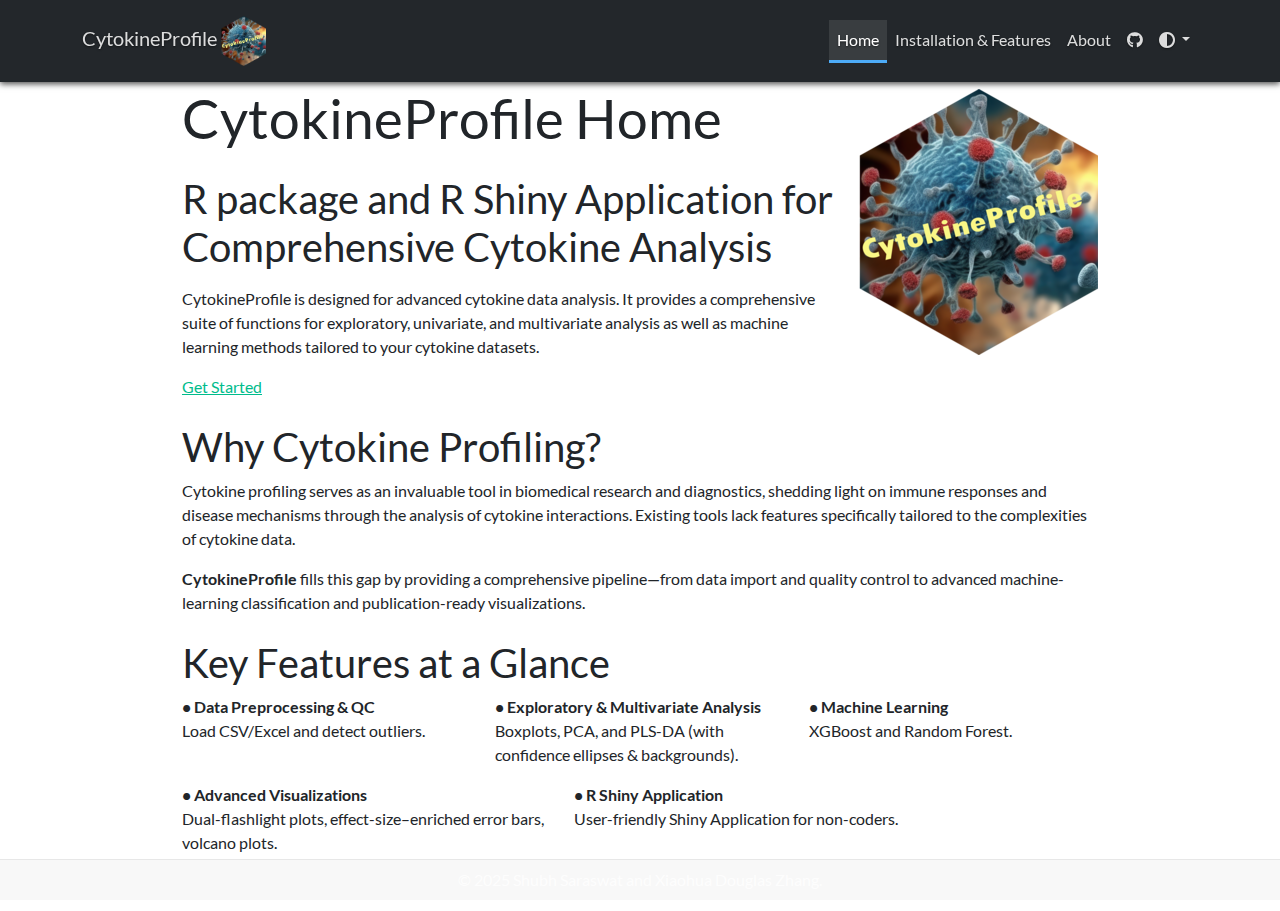
<file: docs/index.html>
<!DOCTYPE html>

<html>

<head>

<meta charset="utf-8" />
<meta name="generator" content="pandoc" />
<meta http-equiv="X-UA-Compatible" content="IE=EDGE" />




<title>CytokineProfile Home</title>

<script src="site_libs/header-attrs-2.29/header-attrs.js"></script>
<script src="site_libs/jquery-3.6.0/jquery-3.6.0.min.js"></script>
<meta name="viewport" content="width=device-width, initial-scale=1, shrink-to-fit=no" />
<link href="site_libs/bootstrap-5.3.1/bootstrap.min.css" rel="stylesheet" />
<script src="site_libs/bootstrap-5.3.1/bootstrap.bundle.min.js"></script>
<script src="site_libs/bs3compat-0.9.0/transition.js"></script>
<script src="site_libs/bs3compat-0.9.0/tabs.js"></script>
<script src="site_libs/bs3compat-0.9.0/bs3compat.js"></script>
<script src="site_libs/navigation-1.1/tabsets.js"></script>
<link href="site_libs/font-awesome-6.5.2/css/all.min.css" rel="stylesheet" />
<link href="site_libs/font-awesome-6.5.2/css/v4-shims.min.css" rel="stylesheet" />
<link rel="stylesheet" href="https://cdnjs.cloudflare.com/ajax/libs/font-awesome/6.4.0/css/all.min.css"
    crossorigin="anonymous" />
<link rel="CytoProfile Icon" href="logo.png" />

<style type="text/css">
  code{white-space: pre-wrap;}
  span.smallcaps{font-variant: small-caps;}
  span.underline{text-decoration: underline;}
  div.column{display: inline-block; vertical-align: top; width: 50%;}
  div.hanging-indent{margin-left: 1.5em; text-indent: -1.5em;}
  ul.task-list{list-style: none;}
    </style>










<style type = "text/css">
.main-container {
  max-width: 940px;
  margin-left: auto;
  margin-right: auto;
}
img {
  max-width:100%;
}
.tabbed-pane {
  padding-top: 12px;
}
.html-widget {
  margin-bottom: 20px;
}
button.code-folding-btn:focus {
  outline: none;
}
summary {
  display: list-item;
}
details > summary > p:only-child {
  display: inline;
}
pre code {
  padding: 0;
}
</style>


<style type="text/css">
.dropdown-submenu {
  position: relative;
}
.dropdown-submenu>.dropdown-menu {
  top: 0;
  left: 100%;
  margin-top: -6px;
  margin-left: -1px;
  border-radius: 0 6px 6px 6px;
}
.dropdown-submenu:hover>.dropdown-menu {
  display: block;
}
.dropdown-submenu>a:after {
  display: block;
  content: " ";
  float: right;
  width: 0;
  height: 0;
  border-color: transparent;
  border-style: solid;
  border-width: 5px 0 5px 5px;
  border-left-color: #cccccc;
  margin-top: 5px;
  margin-right: -10px;
}
.dropdown-submenu:hover>a:after {
  border-left-color: #adb5bd;
}
.dropdown-submenu.pull-left {
  float: none;
}
.dropdown-submenu.pull-left>.dropdown-menu {
  left: -100%;
  margin-left: 10px;
  border-radius: 6px 0 6px 6px;
}
</style>

<script type="text/javascript">
// manage active state of menu based on current page
$(document).ready(function () {
  // active menu anchor
  href = window.location.pathname
  href = href.substr(href.lastIndexOf('/') + 1)
  if (href === "")
    href = "index.html";
  var menuAnchor = $('a[href="' + href + '"]');

  // mark the anchor link active (and if it's in a dropdown, also mark that active)
  var dropdown = menuAnchor.closest('li.dropdown');
  if (window.bootstrap) { // Bootstrap 4+
    menuAnchor.addClass('active');
    dropdown.find('> .dropdown-toggle').addClass('active');
  } else { // Bootstrap 3
    menuAnchor.parent().addClass('active');
    dropdown.addClass('active');
  }

  // Navbar adjustments
  var navHeight = $(".navbar").first().height() + 15;
  var style = document.createElement('style');
  var pt = "padding-top: " + navHeight + "px; ";
  var mt = "margin-top: -" + navHeight + "px; ";
  var css = "";
  // offset scroll position for anchor links (for fixed navbar)
  for (var i = 1; i <= 6; i++) {
    css += ".section h" + i + "{ " + pt + mt + "}\n";
  }
  style.innerHTML = "body {" + pt + "padding-bottom: 40px; }\n" + css;
  document.head.appendChild(style);
});
</script>

<!-- tabsets -->

<style type="text/css">
.tabset-dropdown > .nav-tabs {
  display: inline-table;
  max-height: 500px;
  min-height: 44px;
  overflow-y: auto;
  border: 1px solid #ddd;
  border-radius: 4px;
}

.tabset-dropdown > .nav-tabs > li.active:before, .tabset-dropdown > .nav-tabs.nav-tabs-open:before {
  content: "\e259";
  font-family: 'Glyphicons Halflings';
  display: inline-block;
  padding: 10px;
  border-right: 1px solid #ddd;
}

.tabset-dropdown > .nav-tabs.nav-tabs-open > li.active:before {
  content: "\e258";
  font-family: 'Glyphicons Halflings';
  border: none;
}

.tabset-dropdown > .nav-tabs > li.active {
  display: block;
}

.tabset-dropdown > .nav-tabs > li > a,
.tabset-dropdown > .nav-tabs > li > a:focus,
.tabset-dropdown > .nav-tabs > li > a:hover {
  border: none;
  display: inline-block;
  border-radius: 4px;
  background-color: transparent;
}

.tabset-dropdown > .nav-tabs.nav-tabs-open > li {
  display: block;
  float: none;
}

.tabset-dropdown > .nav-tabs > li {
  display: none;
}
</style>

<!-- code folding -->




</head>

<body>


<div class="container-fluid main-container">




<div class="navbar navbar-default  navbar-fixed-top" role="navigation">
  <div class="container">
    <div class="navbar-header">
      <button type="button" class="navbar-toggle collapsed" data-toggle="collapse" data-bs-toggle="collapse" data-target="#navbar" data-bs-target="#navbar">
        <span class="icon-bar"></span>
        <span class="icon-bar"></span>
        <span class="icon-bar"></span>
      </button>
      <a class="navbar-brand" href="index.html">CytokineProfile <img src='logo.png' alt='Logo' style='height:50px; vertical-align:middle; margin-right:5px;'></a>
    </div>
    <div id="navbar" class="navbar-collapse collapse">
      <ul class="nav navbar-nav">
        
      </ul>
      <ul class="nav navbar-nav navbar-right">
        <li>
  <a href="index.html">Home</a>
</li>
<li>
  <a href="applications.html">Installation &amp; Features</a>
</li>
<li>
  <a href="about.html">About</a>
</li>
<li>
  <a href="https://github.com/saraswatsh/CytoProfile">
    <span class="fa fa-github"></span>
     
  </a>
</li>
      </ul>
    </div><!--/.nav-collapse -->
  </div><!--/.container -->
</div><!--/.navbar -->

<div id="header">



<h1 class="title toc-ignore">CytokineProfile Home</h1>

</div>


<div
id="r-package-and-r-shiny-application-for-comprehensive-cytokine-analysis"
class="section level2">
<h2>R package and R Shiny Application for Comprehensive Cytokine
Analysis</h2>
<p><a href="https://cytokineprofile.org/" class="hero-logo-link">
<img class="hero-logo" src="logo.png" alt="CytokineProfile website">
</a></p>
<p>CytokineProfile is designed for advanced cytokine data analysis. It
provides a comprehensive suite of functions for exploratory, univariate,
and multivariate analysis as well as machine learning methods tailored
to your cytokine datasets.</p>
<p><a href="applications.html">Get Started</a></p>
</div>
<div id="why-cytokine-profiling" class="section level2">
<h2>Why Cytokine Profiling?</h2>
<p>Cytokine profiling serves as an invaluable tool in biomedical
research and diagnostics, shedding light on immune responses and disease
mechanisms through the analysis of cytokine interactions. Existing tools
lack features specifically tailored to the complexities of cytokine
data.</p>
<p><strong>CytokineProfile</strong> fills this gap by providing a
comprehensive pipeline—from data import and quality control to advanced
machine-learning classification and publication-ready
visualizations.</p>
</div>
<div id="key-features-at-a-glance" class="section level2">
<h2>Key Features at a Glance</h2>
<div class="row">
<div class="col-md-4">
<p><strong>• Data Preprocessing &amp; QC</strong><br />
Load CSV/Excel and detect outliers.</p>
</div>
<div class="col-md-4">
<p><strong>• Exploratory &amp; Multivariate Analysis</strong><br />
Boxplots, PCA, and PLS-DA (with confidence ellipses &amp;
backgrounds).</p>
</div>
<div class="col-md-4">
<p><strong>• Machine Learning</strong><br />
XGBoost and Random Forest.</p>
</div>
<div class="col-md-5">
<p><strong>• Advanced Visualizations</strong><br />
Dual-flashlight plots, effect-size–enriched error bars, volcano
plots.</p>
</div>
<div class="col-md-5">
<p><strong>• R Shiny Application</strong><br />
User-friendly Shiny Application for non-coders.</p>
</div>
</div>
</div>

<footer id="site-footer" class="navbar-fixed-bottom">
    <div class="container text-center navbar-text">
        &copy; 2025 Shubh Saraswat and Xiaohua Douglas Zhang.
    </div>
</footer>
<script>
    ;(function(){
  const footer = document.getElementById('site-footer');

    function checkScroll() {
    // how close to the bottom? 20px tolerance
    const threshold = 20;
    const scrolled = window.scrollY + window.innerHeight;
    const atBottom = (document.documentElement.scrollHeight - scrolled) < threshold;

    footer.classList.toggle('visible', atBottom);
  }

    // run on scroll and on load (in case the page is already short)
    window.addEventListener('scroll', checkScroll, {passive: true });
    window.addEventListener('resize', checkScroll);
    document.addEventListener('DOMContentLoaded', checkScroll);
})();
</script>
<script src="js/theme-toggler.js"></script>
<script src="js/copy-code.js"></script>



</div>

<script>

// add bootstrap table styles to pandoc tables
function bootstrapStylePandocTables() {
  $('tr.odd').parent('tbody').parent('table').addClass('table table-condensed');
}
$(document).ready(function () {
  bootstrapStylePandocTables();
});


</script>

<!-- tabsets -->

<script>
$(document).ready(function () {
  window.buildTabsets("TOC");
});

$(document).ready(function () {
  $('.tabset-dropdown > .nav-tabs > li').click(function () {
    $(this).parent().toggleClass('nav-tabs-open');
  });
});
</script>

<!-- code folding -->


<!-- dynamically load mathjax for compatibility with self-contained -->
<script>
  (function () {
    var script = document.createElement("script");
    script.type = "text/javascript";
    script.src  = "https://mathjax.rstudio.com/latest/MathJax.js?config=TeX-AMS-MML_HTMLorMML";
    document.getElementsByTagName("head")[0].appendChild(script);
  })();
</script>

</body>
</html>
</file>
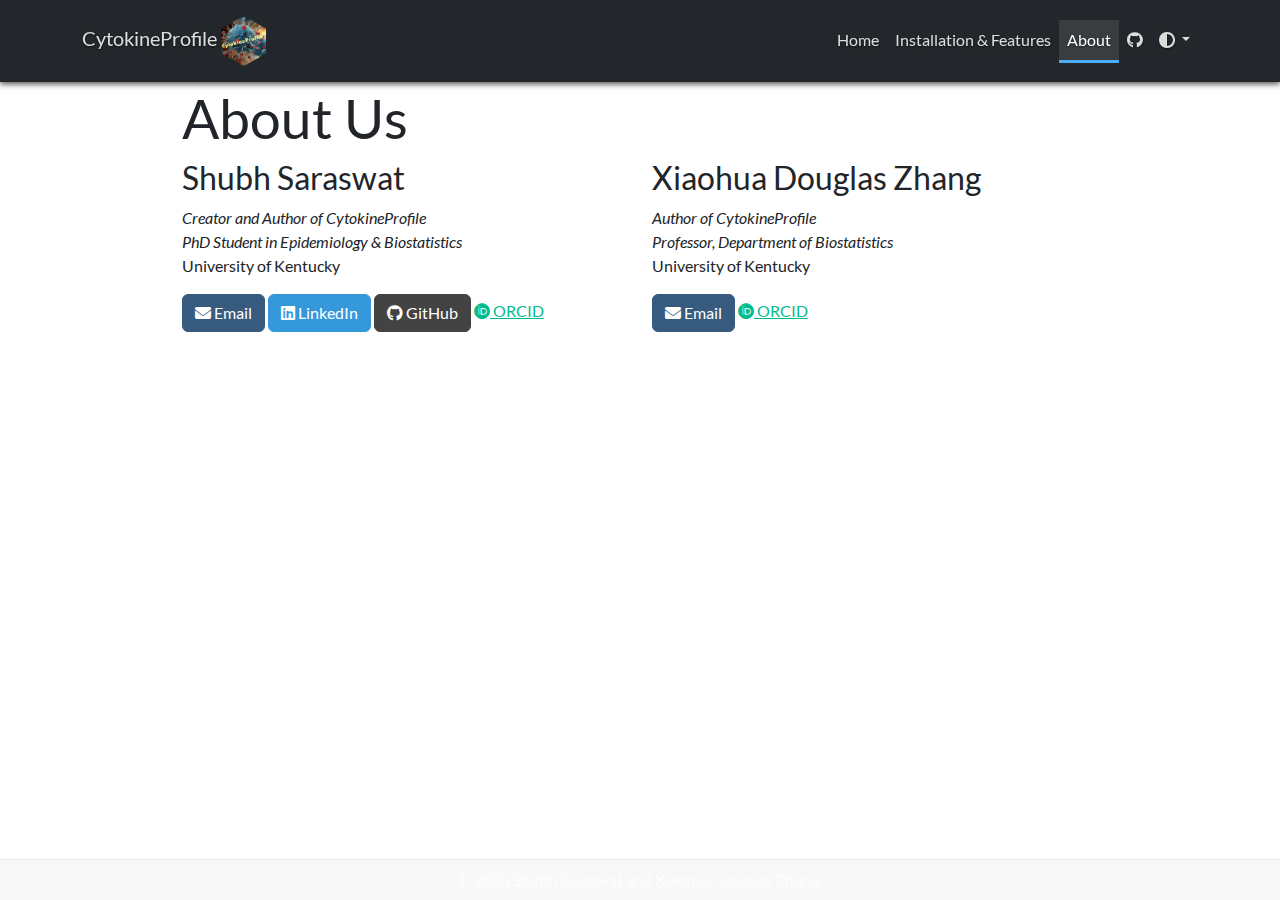
<file: docs/about.html>
<!DOCTYPE html>

<html>

<head>

<meta charset="utf-8" />
<meta name="generator" content="pandoc" />
<meta http-equiv="X-UA-Compatible" content="IE=EDGE" />




<title>About Us</title>

<script src="site_libs/header-attrs-2.29/header-attrs.js"></script>
<script src="site_libs/jquery-3.6.0/jquery-3.6.0.min.js"></script>
<meta name="viewport" content="width=device-width, initial-scale=1, shrink-to-fit=no" />
<link href="site_libs/bootstrap-5.3.1/bootstrap.min.css" rel="stylesheet" />
<script src="site_libs/bootstrap-5.3.1/bootstrap.bundle.min.js"></script>
<script src="site_libs/bs3compat-0.9.0/transition.js"></script>
<script src="site_libs/bs3compat-0.9.0/tabs.js"></script>
<script src="site_libs/bs3compat-0.9.0/bs3compat.js"></script>
<script src="site_libs/navigation-1.1/tabsets.js"></script>
<link href="site_libs/font-awesome-6.5.2/css/all.min.css" rel="stylesheet" />
<link href="site_libs/font-awesome-6.5.2/css/v4-shims.min.css" rel="stylesheet" />
<link rel="stylesheet" href="https://cdnjs.cloudflare.com/ajax/libs/font-awesome/6.4.0/css/all.min.css"
    crossorigin="anonymous" />
<link rel="CytoProfile Icon" href="logo.png" />

<style type="text/css">
  code{white-space: pre-wrap;}
  span.smallcaps{font-variant: small-caps;}
  span.underline{text-decoration: underline;}
  div.column{display: inline-block; vertical-align: top; width: 50%;}
  div.hanging-indent{margin-left: 1.5em; text-indent: -1.5em;}
  ul.task-list{list-style: none;}
    </style>










<style type = "text/css">
.main-container {
  max-width: 940px;
  margin-left: auto;
  margin-right: auto;
}
img {
  max-width:100%;
}
.tabbed-pane {
  padding-top: 12px;
}
.html-widget {
  margin-bottom: 20px;
}
button.code-folding-btn:focus {
  outline: none;
}
summary {
  display: list-item;
}
details > summary > p:only-child {
  display: inline;
}
pre code {
  padding: 0;
}
</style>


<style type="text/css">
.dropdown-submenu {
  position: relative;
}
.dropdown-submenu>.dropdown-menu {
  top: 0;
  left: 100%;
  margin-top: -6px;
  margin-left: -1px;
  border-radius: 0 6px 6px 6px;
}
.dropdown-submenu:hover>.dropdown-menu {
  display: block;
}
.dropdown-submenu>a:after {
  display: block;
  content: " ";
  float: right;
  width: 0;
  height: 0;
  border-color: transparent;
  border-style: solid;
  border-width: 5px 0 5px 5px;
  border-left-color: #cccccc;
  margin-top: 5px;
  margin-right: -10px;
}
.dropdown-submenu:hover>a:after {
  border-left-color: #adb5bd;
}
.dropdown-submenu.pull-left {
  float: none;
}
.dropdown-submenu.pull-left>.dropdown-menu {
  left: -100%;
  margin-left: 10px;
  border-radius: 6px 0 6px 6px;
}
</style>

<script type="text/javascript">
// manage active state of menu based on current page
$(document).ready(function () {
  // active menu anchor
  href = window.location.pathname
  href = href.substr(href.lastIndexOf('/') + 1)
  if (href === "")
    href = "index.html";
  var menuAnchor = $('a[href="' + href + '"]');

  // mark the anchor link active (and if it's in a dropdown, also mark that active)
  var dropdown = menuAnchor.closest('li.dropdown');
  if (window.bootstrap) { // Bootstrap 4+
    menuAnchor.addClass('active');
    dropdown.find('> .dropdown-toggle').addClass('active');
  } else { // Bootstrap 3
    menuAnchor.parent().addClass('active');
    dropdown.addClass('active');
  }

  // Navbar adjustments
  var navHeight = $(".navbar").first().height() + 15;
  var style = document.createElement('style');
  var pt = "padding-top: " + navHeight + "px; ";
  var mt = "margin-top: -" + navHeight + "px; ";
  var css = "";
  // offset scroll position for anchor links (for fixed navbar)
  for (var i = 1; i <= 6; i++) {
    css += ".section h" + i + "{ " + pt + mt + "}\n";
  }
  style.innerHTML = "body {" + pt + "padding-bottom: 40px; }\n" + css;
  document.head.appendChild(style);
});
</script>

<!-- tabsets -->

<style type="text/css">
.tabset-dropdown > .nav-tabs {
  display: inline-table;
  max-height: 500px;
  min-height: 44px;
  overflow-y: auto;
  border: 1px solid #ddd;
  border-radius: 4px;
}

.tabset-dropdown > .nav-tabs > li.active:before, .tabset-dropdown > .nav-tabs.nav-tabs-open:before {
  content: "\e259";
  font-family: 'Glyphicons Halflings';
  display: inline-block;
  padding: 10px;
  border-right: 1px solid #ddd;
}

.tabset-dropdown > .nav-tabs.nav-tabs-open > li.active:before {
  content: "\e258";
  font-family: 'Glyphicons Halflings';
  border: none;
}

.tabset-dropdown > .nav-tabs > li.active {
  display: block;
}

.tabset-dropdown > .nav-tabs > li > a,
.tabset-dropdown > .nav-tabs > li > a:focus,
.tabset-dropdown > .nav-tabs > li > a:hover {
  border: none;
  display: inline-block;
  border-radius: 4px;
  background-color: transparent;
}

.tabset-dropdown > .nav-tabs.nav-tabs-open > li {
  display: block;
  float: none;
}

.tabset-dropdown > .nav-tabs > li {
  display: none;
}
</style>

<!-- code folding -->




</head>

<body>


<div class="container-fluid main-container">




<div class="navbar navbar-default  navbar-fixed-top" role="navigation">
  <div class="container">
    <div class="navbar-header">
      <button type="button" class="navbar-toggle collapsed" data-toggle="collapse" data-bs-toggle="collapse" data-target="#navbar" data-bs-target="#navbar">
        <span class="icon-bar"></span>
        <span class="icon-bar"></span>
        <span class="icon-bar"></span>
      </button>
      <a class="navbar-brand" href="index.html">CytokineProfile <img src='logo.png' alt='Logo' style='height:50px; vertical-align:middle; margin-right:5px;'></a>
    </div>
    <div id="navbar" class="navbar-collapse collapse">
      <ul class="nav navbar-nav">
        
      </ul>
      <ul class="nav navbar-nav navbar-right">
        <li>
  <a href="index.html">Home</a>
</li>
<li>
  <a href="applications.html">Installation &amp; Features</a>
</li>
<li>
  <a href="about.html">About</a>
</li>
<li>
  <a href="https://github.com/saraswatsh/CytoProfile">
    <span class="fa fa-github"></span>
     
  </a>
</li>
      </ul>
    </div><!--/.nav-collapse -->
  </div><!--/.container -->
</div><!--/.navbar -->

<div id="header">



<h1 class="title toc-ignore">About Us</h1>

</div>


<div class="row">
<div id="shubh-saraswat"
class="section level3 col-md-6 panel panel-default">
<h3>Shubh Saraswat</h3>
<p><em>Creator and Author of CytokineProfile</em><br />
<em>PhD Student in Epidemiology &amp; Biostatistics</em><br />
University of Kentucky</p>
<p><a href="mailto:your.email@uky.edu"
class="btn btn-primary"><i class="fa-solid fa-envelope"></i> Email</a>
<a href="https://www.linkedin.com/in/ssaraswat22"
class="btn btn-info"><i class="fa-brands fa-linkedin"></i> LinkedIn</a>
<a href="https://github.com/saraswatsh"
class="btn btn-default"><i class="fa-brands fa-github"></i> GitHub</a>
<a
href="https://orcid.org/0009-0009-2359-1484"><i class="fa-brands fa-orcid"></i>
ORCID</a></p>
</div>
<div id="xiaohua-douglas-zhang"
class="section level3 col-md-6 panel panel-default">
<h3>Xiaohua Douglas Zhang</h3>
<p><em>Author of CytokineProfile</em><br />
<em>Professor, Department of Biostatistics</em><br />
University of Kentucky</p>
<p><a href="mailto:douglas.zhang@uky.edu"
class="btn btn-primary"><i class="fa-solid fa-envelope"></i> Email</a>
<a
href="https://orcid.org/0000-0002-2486-7931"><i class="fa-brands fa-orcid"></i>
ORCID</a></p>
</div>
</div>

<footer id="site-footer" class="navbar-fixed-bottom">
    <div class="container text-center navbar-text">
        &copy; 2025 Shubh Saraswat and Xiaohua Douglas Zhang.
    </div>
</footer>
<script>
    ;(function(){
  const footer = document.getElementById('site-footer');

    function checkScroll() {
    // how close to the bottom? 20px tolerance
    const threshold = 20;
    const scrolled = window.scrollY + window.innerHeight;
    const atBottom = (document.documentElement.scrollHeight - scrolled) < threshold;

    footer.classList.toggle('visible', atBottom);
  }

    // run on scroll and on load (in case the page is already short)
    window.addEventListener('scroll', checkScroll, {passive: true });
    window.addEventListener('resize', checkScroll);
    document.addEventListener('DOMContentLoaded', checkScroll);
})();
</script>
<script src="js/theme-toggler.js"></script>
<script src="js/copy-code.js"></script>



</div>

<script>

// add bootstrap table styles to pandoc tables
function bootstrapStylePandocTables() {
  $('tr.odd').parent('tbody').parent('table').addClass('table table-condensed');
}
$(document).ready(function () {
  bootstrapStylePandocTables();
});


</script>

<!-- tabsets -->

<script>
$(document).ready(function () {
  window.buildTabsets("TOC");
});

$(document).ready(function () {
  $('.tabset-dropdown > .nav-tabs > li').click(function () {
    $(this).parent().toggleClass('nav-tabs-open');
  });
});
</script>

<!-- code folding -->


<!-- dynamically load mathjax for compatibility with self-contained -->
<script>
  (function () {
    var script = document.createElement("script");
    script.type = "text/javascript";
    script.src  = "https://mathjax.rstudio.com/latest/MathJax.js?config=TeX-AMS-MML_HTMLorMML";
    document.getElementsByTagName("head")[0].appendChild(script);
  })();
</script>

</body>
</html>
</file>
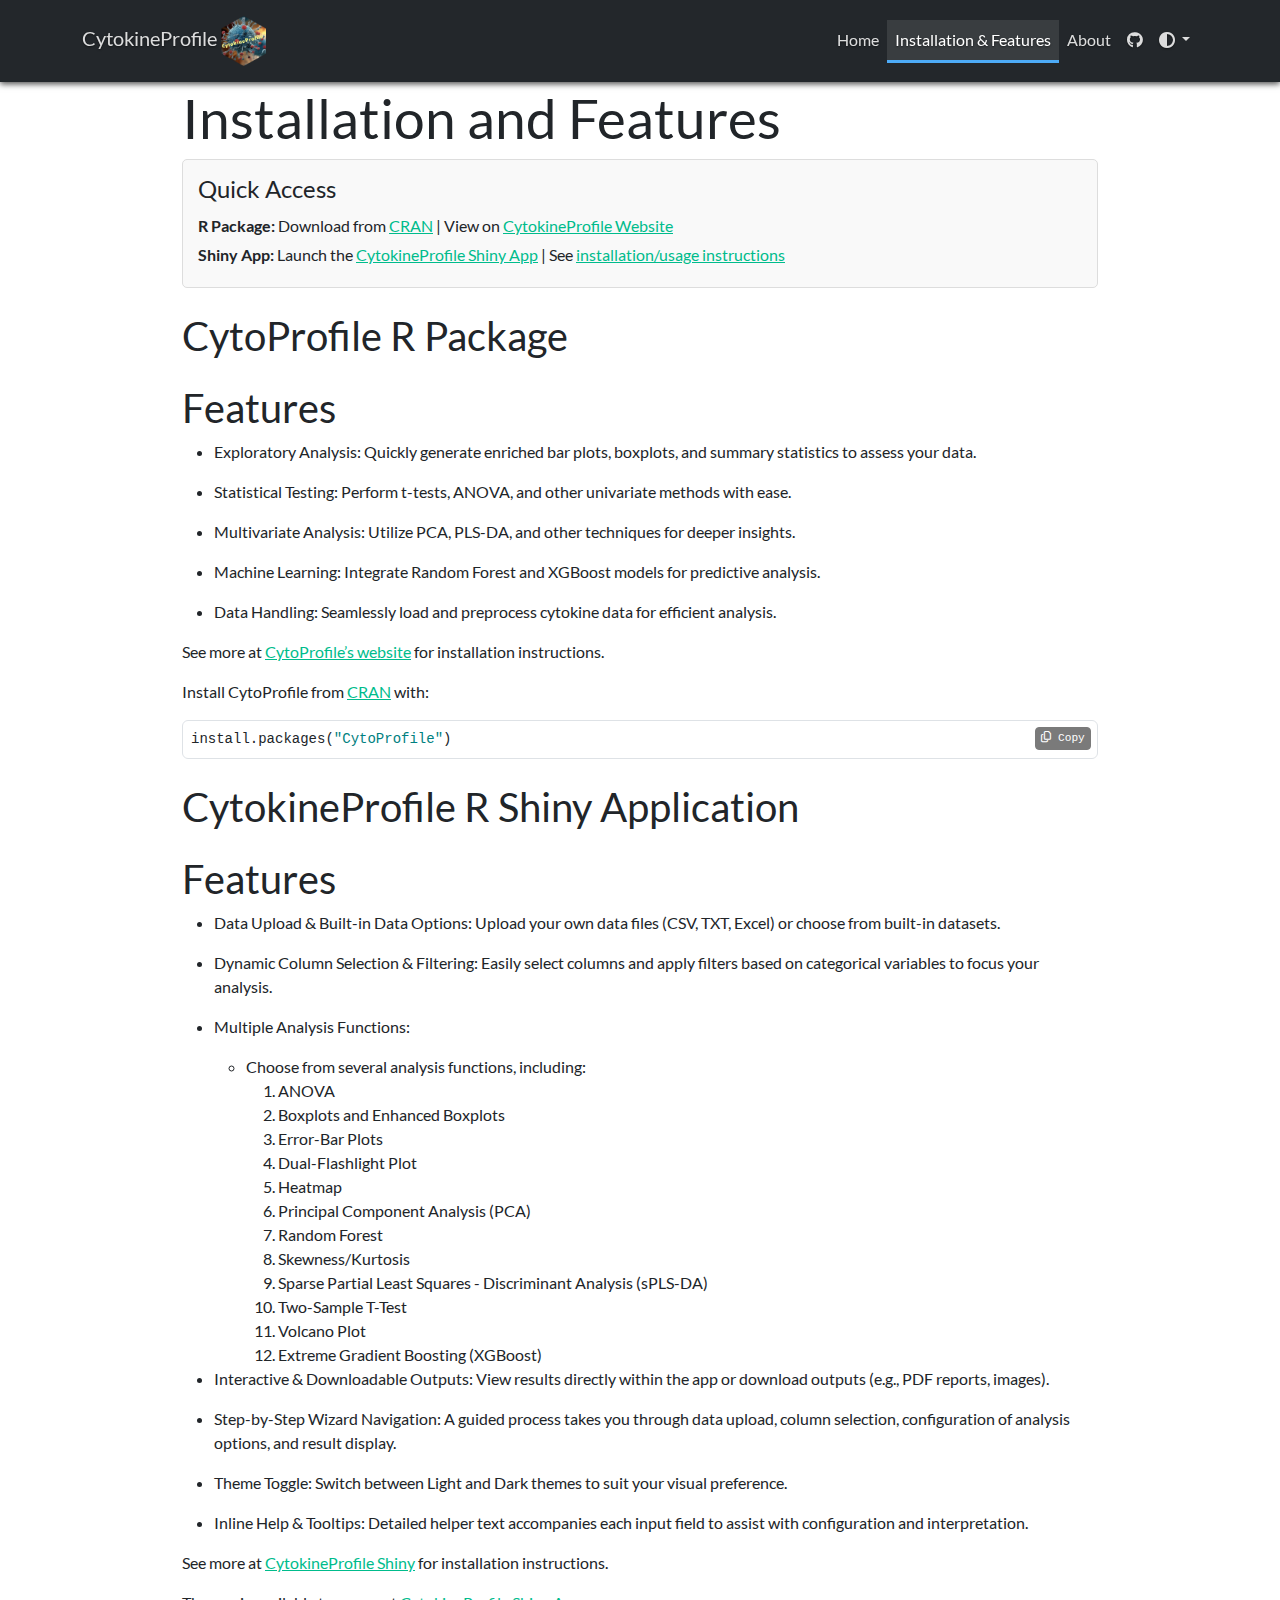
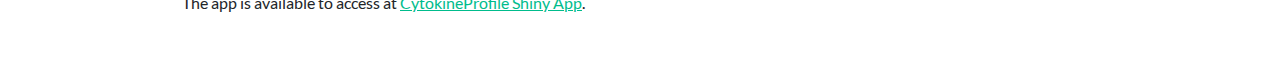
<file: docs/applications.html>
<!DOCTYPE html>

<html>

<head>

<meta charset="utf-8" />
<meta name="generator" content="pandoc" />
<meta http-equiv="X-UA-Compatible" content="IE=EDGE" />




<title>Installation and Features</title>

<script src="site_libs/header-attrs-2.29/header-attrs.js"></script>
<script src="site_libs/jquery-3.6.0/jquery-3.6.0.min.js"></script>
<meta name="viewport" content="width=device-width, initial-scale=1, shrink-to-fit=no" />
<link href="site_libs/bootstrap-5.3.1/bootstrap.min.css" rel="stylesheet" />
<script src="site_libs/bootstrap-5.3.1/bootstrap.bundle.min.js"></script>
<script src="site_libs/bs3compat-0.9.0/transition.js"></script>
<script src="site_libs/bs3compat-0.9.0/tabs.js"></script>
<script src="site_libs/bs3compat-0.9.0/bs3compat.js"></script>
<script src="site_libs/navigation-1.1/tabsets.js"></script>
<link href="site_libs/font-awesome-6.5.2/css/all.min.css" rel="stylesheet" />
<link href="site_libs/font-awesome-6.5.2/css/v4-shims.min.css" rel="stylesheet" />
<link rel="stylesheet" href="https://cdnjs.cloudflare.com/ajax/libs/font-awesome/6.4.0/css/all.min.css"
    crossorigin="anonymous" />
<link rel="CytoProfile Icon" href="logo.png" />

<style type="text/css">
  code{white-space: pre-wrap;}
  span.smallcaps{font-variant: small-caps;}
  span.underline{text-decoration: underline;}
  div.column{display: inline-block; vertical-align: top; width: 50%;}
  div.hanging-indent{margin-left: 1.5em; text-indent: -1.5em;}
  ul.task-list{list-style: none;}
    </style>



<style type="text/css">
  code {
    white-space: pre;
  }
  .sourceCode {
    overflow: visible;
  }
</style>
<style type="text/css" data-origin="pandoc">
html { -webkit-text-size-adjust: 100%; }
pre > code.sourceCode { white-space: pre; position: relative; }
pre > code.sourceCode > span { display: inline-block; line-height: 1.25; }
pre > code.sourceCode > span:empty { height: 1.2em; }
.sourceCode { overflow: visible; }
code.sourceCode > span { color: inherit; text-decoration: inherit; }
div.sourceCode { margin: 1em 0; }
pre.sourceCode { margin: 0; }
@media screen {
div.sourceCode { overflow: auto; }
}
@media print {
pre > code.sourceCode { white-space: pre-wrap; }
pre > code.sourceCode > span { text-indent: -5em; padding-left: 5em; }
}
pre.numberSource code
  { counter-reset: source-line 0; }
pre.numberSource code > span
  { position: relative; left: -4em; counter-increment: source-line; }
pre.numberSource code > span > a:first-child::before
  { content: counter(source-line);
    position: relative; left: -1em; text-align: right; vertical-align: baseline;
    border: none; display: inline-block;
    -webkit-touch-callout: none; -webkit-user-select: none;
    -khtml-user-select: none; -moz-user-select: none;
    -ms-user-select: none; user-select: none;
    padding: 0 4px; width: 4em;
    color: #aaaaaa;
  }
pre.numberSource { margin-left: 3em; border-left: 1px solid #aaaaaa;  padding-left: 4px; }
div.sourceCode
  {   }
@media screen {
pre > code.sourceCode > span > a:first-child::before { text-decoration: underline; }
}
code span.al { color: #ff0000; } /* Alert */
code span.an { color: #008000; } /* Annotation */
code span.at { } /* Attribute */
code span.bu { } /* BuiltIn */
code span.cf { color: #0000ff; } /* ControlFlow */
code span.ch { color: #008080; } /* Char */
code span.cn { } /* Constant */
code span.co { color: #008000; } /* Comment */
code span.cv { color: #008000; } /* CommentVar */
code span.do { color: #008000; } /* Documentation */
code span.er { color: #ff0000; font-weight: bold; } /* Error */
code span.ex { } /* Extension */
code span.im { } /* Import */
code span.in { color: #008000; } /* Information */
code span.kw { color: #0000ff; } /* Keyword */
code span.op { } /* Operator */
code span.ot { color: #ff4000; } /* Other */
code span.pp { color: #ff4000; } /* Preprocessor */
code span.sc { color: #008080; } /* SpecialChar */
code span.ss { color: #008080; } /* SpecialString */
code span.st { color: #008080; } /* String */
code span.va { } /* Variable */
code span.vs { color: #008080; } /* VerbatimString */
code span.wa { color: #008000; font-weight: bold; } /* Warning */

</style>
<script>
// apply pandoc div.sourceCode style to pre.sourceCode instead
(function() {
  var sheets = document.styleSheets;
  for (var i = 0; i < sheets.length; i++) {
    if (sheets[i].ownerNode.dataset["origin"] !== "pandoc") continue;
    try { var rules = sheets[i].cssRules; } catch (e) { continue; }
    var j = 0;
    while (j < rules.length) {
      var rule = rules[j];
      // check if there is a div.sourceCode rule
      if (rule.type !== rule.STYLE_RULE || rule.selectorText !== "div.sourceCode") {
        j++;
        continue;
      }
      var style = rule.style.cssText;
      // check if color or background-color is set
      if (rule.style.color === '' && rule.style.backgroundColor === '') {
        j++;
        continue;
      }
      // replace div.sourceCode by a pre.sourceCode rule
      sheets[i].deleteRule(j);
      sheets[i].insertRule('pre.sourceCode{' + style + '}', j);
    }
  }
})();
</script>







<style type = "text/css">
.main-container {
  max-width: 940px;
  margin-left: auto;
  margin-right: auto;
}
img {
  max-width:100%;
}
.tabbed-pane {
  padding-top: 12px;
}
.html-widget {
  margin-bottom: 20px;
}
button.code-folding-btn:focus {
  outline: none;
}
summary {
  display: list-item;
}
details > summary > p:only-child {
  display: inline;
}
pre code {
  padding: 0;
}
</style>


<style type="text/css">
.dropdown-submenu {
  position: relative;
}
.dropdown-submenu>.dropdown-menu {
  top: 0;
  left: 100%;
  margin-top: -6px;
  margin-left: -1px;
  border-radius: 0 6px 6px 6px;
}
.dropdown-submenu:hover>.dropdown-menu {
  display: block;
}
.dropdown-submenu>a:after {
  display: block;
  content: " ";
  float: right;
  width: 0;
  height: 0;
  border-color: transparent;
  border-style: solid;
  border-width: 5px 0 5px 5px;
  border-left-color: #cccccc;
  margin-top: 5px;
  margin-right: -10px;
}
.dropdown-submenu:hover>a:after {
  border-left-color: #adb5bd;
}
.dropdown-submenu.pull-left {
  float: none;
}
.dropdown-submenu.pull-left>.dropdown-menu {
  left: -100%;
  margin-left: 10px;
  border-radius: 6px 0 6px 6px;
}
</style>

<script type="text/javascript">
// manage active state of menu based on current page
$(document).ready(function () {
  // active menu anchor
  href = window.location.pathname
  href = href.substr(href.lastIndexOf('/') + 1)
  if (href === "")
    href = "index.html";
  var menuAnchor = $('a[href="' + href + '"]');

  // mark the anchor link active (and if it's in a dropdown, also mark that active)
  var dropdown = menuAnchor.closest('li.dropdown');
  if (window.bootstrap) { // Bootstrap 4+
    menuAnchor.addClass('active');
    dropdown.find('> .dropdown-toggle').addClass('active');
  } else { // Bootstrap 3
    menuAnchor.parent().addClass('active');
    dropdown.addClass('active');
  }

  // Navbar adjustments
  var navHeight = $(".navbar").first().height() + 15;
  var style = document.createElement('style');
  var pt = "padding-top: " + navHeight + "px; ";
  var mt = "margin-top: -" + navHeight + "px; ";
  var css = "";
  // offset scroll position for anchor links (for fixed navbar)
  for (var i = 1; i <= 6; i++) {
    css += ".section h" + i + "{ " + pt + mt + "}\n";
  }
  style.innerHTML = "body {" + pt + "padding-bottom: 40px; }\n" + css;
  document.head.appendChild(style);
});
</script>

<!-- tabsets -->

<style type="text/css">
.tabset-dropdown > .nav-tabs {
  display: inline-table;
  max-height: 500px;
  min-height: 44px;
  overflow-y: auto;
  border: 1px solid #ddd;
  border-radius: 4px;
}

.tabset-dropdown > .nav-tabs > li.active:before, .tabset-dropdown > .nav-tabs.nav-tabs-open:before {
  content: "\e259";
  font-family: 'Glyphicons Halflings';
  display: inline-block;
  padding: 10px;
  border-right: 1px solid #ddd;
}

.tabset-dropdown > .nav-tabs.nav-tabs-open > li.active:before {
  content: "\e258";
  font-family: 'Glyphicons Halflings';
  border: none;
}

.tabset-dropdown > .nav-tabs > li.active {
  display: block;
}

.tabset-dropdown > .nav-tabs > li > a,
.tabset-dropdown > .nav-tabs > li > a:focus,
.tabset-dropdown > .nav-tabs > li > a:hover {
  border: none;
  display: inline-block;
  border-radius: 4px;
  background-color: transparent;
}

.tabset-dropdown > .nav-tabs.nav-tabs-open > li {
  display: block;
  float: none;
}

.tabset-dropdown > .nav-tabs > li {
  display: none;
}
</style>

<!-- code folding -->




</head>

<body>


<div class="container-fluid main-container">




<div class="navbar navbar-default  navbar-fixed-top" role="navigation">
  <div class="container">
    <div class="navbar-header">
      <button type="button" class="navbar-toggle collapsed" data-toggle="collapse" data-bs-toggle="collapse" data-target="#navbar" data-bs-target="#navbar">
        <span class="icon-bar"></span>
        <span class="icon-bar"></span>
        <span class="icon-bar"></span>
      </button>
      <a class="navbar-brand" href="index.html">CytokineProfile <img src='logo.png' alt='Logo' style='height:50px; vertical-align:middle; margin-right:5px;'></a>
    </div>
    <div id="navbar" class="navbar-collapse collapse">
      <ul class="nav navbar-nav">
        
      </ul>
      <ul class="nav navbar-nav navbar-right">
        <li>
  <a href="index.html">Home</a>
</li>
<li>
  <a href="applications.html">Installation &amp; Features</a>
</li>
<li>
  <a href="about.html">About</a>
</li>
<li>
  <a href="https://github.com/saraswatsh/CytoProfile">
    <span class="fa fa-github"></span>
     
  </a>
</li>
      </ul>
    </div><!--/.nav-collapse -->
  </div><!--/.container -->
</div><!--/.navbar -->

<div id="header">



<h1 class="title toc-ignore">Installation and Features</h1>

</div>


<div class="quick-access-box">
<h4>
Quick Access
</h4>
<p>
<strong>R Package:</strong> Download from
<a href="https://cloud.r-project.org/package=CytoProfile" target="_blank">CRAN</a>
| View on
<a href="https://cytoprofile.cytokineprofile.org/" target="_blank">CytokineProfile
Website</a>
</p>
<p>
<strong>Shiny App:</strong> Launch the
<a href="https://saraswatsh-cytokineprofileshiny.share.connect.posit.cloud/" target="_blank">CytokineProfile
Shiny App</a> | See
<a href="https://shinyinfo.cytokineprofile.org/" target="_blank">installation/usage
instructions</a>
</p>
</div>
<div id="cytoprofile-r-package" class="section level2">
<h2>CytoProfile R Package</h2>
</div>
<div id="features" class="section level2">
<h2>Features</h2>
<ul>
<li><p>Exploratory Analysis: Quickly generate enriched bar plots,
boxplots, and summary statistics to assess your data.</p></li>
<li><p>Statistical Testing: Perform t-tests, ANOVA, and other univariate
methods with ease.</p></li>
<li><p>Multivariate Analysis: Utilize PCA, PLS-DA, and other techniques
for deeper insights.</p></li>
<li><p>Machine Learning: Integrate Random Forest and XGBoost models for
predictive analysis.</p></li>
<li><p>Data Handling: Seamlessly load and preprocess cytokine data for
efficient analysis.</p></li>
</ul>
<p>See more at <a
href="https://cytoprofile.cytokineprofile.org/">CytoProfile’s
website</a> for installation instructions.</p>
<p>Install CytoProfile from <a
href="https://cloud.r-project.org/package=CytoProfile">CRAN</a>
with:</p>
<div class="sourceCode" id="cb1"><pre class="sourceCode r"><code class="sourceCode r"><span id="cb1-1"><a href="#cb1-1" tabindex="-1"></a><span class="fu">install.packages</span>(<span class="st">&quot;CytoProfile&quot;</span>)</span></code></pre></div>
</div>
<div id="cytokineprofile-r-shiny-application" class="section level2">
<h2>CytokineProfile R Shiny Application</h2>
</div>
<div id="features-1" class="section level2">
<h2>Features</h2>
<ul>
<li><p>Data Upload &amp; Built-in Data Options: Upload your own data
files (CSV, TXT, Excel) or choose from built-in datasets.</p></li>
<li><p>Dynamic Column Selection &amp; Filtering: Easily select columns
and apply filters based on categorical variables to focus your
analysis.</p></li>
<li><p>Multiple Analysis Functions:</p>
<ul>
<li>Choose from several analysis functions, including:
<ol style="list-style-type: decimal">
<li>ANOVA</li>
<li>Boxplots and Enhanced Boxplots</li>
<li>Error-Bar Plots</li>
<li>Dual-Flashlight Plot</li>
<li>Heatmap</li>
<li>Principal Component Analysis (PCA)</li>
<li>Random Forest</li>
<li>Skewness/Kurtosis</li>
<li>Sparse Partial Least Squares - Discriminant Analysis (sPLS-DA)</li>
<li>Two-Sample T-Test</li>
<li>Volcano Plot</li>
<li>Extreme Gradient Boosting (XGBoost)</li>
</ol></li>
</ul></li>
<li><p>Interactive &amp; Downloadable Outputs: View results directly
within the app or download outputs (e.g., PDF reports, images).</p></li>
<li><p>Step-by-Step Wizard Navigation: A guided process takes you
through data upload, column selection, configuration of analysis
options, and result display.</p></li>
<li><p>Theme Toggle: Switch between Light and Dark themes to suit your
visual preference.</p></li>
<li><p>Inline Help &amp; Tooltips: Detailed helper text accompanies each
input field to assist with configuration and interpretation.</p></li>
</ul>
<p>See more at <a
href="https://shinyinfo.cytokineprofile.org/">CytokineProfile Shiny</a>
for installation instructions.</p>
<p>The app is available to access at <a
href="https://saraswatsh-cytokineprofileshiny.share.connect.posit.cloud/">CytokineProfile
Shiny App</a>.</p>
</div>

<footer id="site-footer" class="navbar-fixed-bottom">
    <div class="container text-center navbar-text">
        &copy; 2025 Shubh Saraswat and Xiaohua Douglas Zhang.
    </div>
</footer>
<script>
    ;(function(){
  const footer = document.getElementById('site-footer');

    function checkScroll() {
    // how close to the bottom? 20px tolerance
    const threshold = 20;
    const scrolled = window.scrollY + window.innerHeight;
    const atBottom = (document.documentElement.scrollHeight - scrolled) < threshold;

    footer.classList.toggle('visible', atBottom);
  }

    // run on scroll and on load (in case the page is already short)
    window.addEventListener('scroll', checkScroll, {passive: true });
    window.addEventListener('resize', checkScroll);
    document.addEventListener('DOMContentLoaded', checkScroll);
})();
</script>
<script src="js/theme-toggler.js"></script>
<script src="js/copy-code.js"></script>



</div>

<script>

// add bootstrap table styles to pandoc tables
function bootstrapStylePandocTables() {
  $('tr.odd').parent('tbody').parent('table').addClass('table table-condensed');
}
$(document).ready(function () {
  bootstrapStylePandocTables();
});


</script>

<!-- tabsets -->

<script>
$(document).ready(function () {
  window.buildTabsets("TOC");
});

$(document).ready(function () {
  $('.tabset-dropdown > .nav-tabs > li').click(function () {
    $(this).parent().toggleClass('nav-tabs-open');
  });
});
</script>

<!-- code folding -->


<!-- dynamically load mathjax for compatibility with self-contained -->
<script>
  (function () {
    var script = document.createElement("script");
    script.type = "text/javascript";
    script.src  = "https://mathjax.rstudio.com/latest/MathJax.js?config=TeX-AMS-MML_HTMLorMML";
    document.getElementsByTagName("head")[0].appendChild(script);
  })();
</script>

</body>
</html>
</file>
<file: docs/site_libs/font-awesome-6.5.2/css/v4-shims.min.css>
/*!
 * Font Awesome Free 6.5.2 by @fontawesome - https://fontawesome.com
 * License - https://fontawesome.com/license/free (Icons: CC BY 4.0, Fonts: SIL OFL 1.1, Code: MIT License)
 * Copyright 2024 Fonticons, Inc.
 */
.fa.fa-glass:before{content:"\f000"}.fa.fa-envelope-o{font-family:"Font Awesome 6 Free";font-weight:400}.fa.fa-envelope-o:before{content:"\f0e0"}.fa.fa-star-o{font-family:"Font Awesome 6 Free";font-weight:400}.fa.fa-star-o:before{content:"\f005"}.fa.fa-close:before,.fa.fa-remove:before{content:"\f00d"}.fa.fa-gear:before{content:"\f013"}.fa.fa-trash-o{font-family:"Font Awesome 6 Free";font-weight:400}.fa.fa-trash-o:before{content:"\f2ed"}.fa.fa-home:before{content:"\f015"}.fa.fa-file-o{font-family:"Font Awesome 6 Free";font-weight:400}.fa.fa-file-o:before{content:"\f15b"}.fa.fa-clock-o{font-family:"Font Awesome 6 Free";font-weight:400}.fa.fa-clock-o:before{content:"\f017"}.fa.fa-arrow-circle-o-down{font-family:"Font Awesome 6 Free";font-weight:400}.fa.fa-arrow-circle-o-down:before{content:"\f358"}.fa.fa-arrow-circle-o-up{font-family:"Font Awesome 6 Free";font-weight:400}.fa.fa-arrow-circle-o-up:before{content:"\f35b"}.fa.fa-play-circle-o{font-family:"Font Awesome 6 Free";font-weight:400}.fa.fa-play-circle-o:before{content:"\f144"}.fa.fa-repeat:before,.fa.fa-rotate-right:before{content:"\f01e"}.fa.fa-refresh:before{content:"\f021"}.fa.fa-list-alt{font-family:"Font Awesome 6 Free";font-weight:400}.fa.fa-list-alt:before{content:"\f022"}.fa.fa-dedent:before{content:"\f03b"}.fa.fa-video-camera:before{content:"\f03d"}.fa.fa-picture-o{font-family:"Font Awesome 6 Free";font-weight:400}.fa.fa-picture-o:before{content:"\f03e"}.fa.fa-photo{font-family:"Font Awesome 6 Free";font-weight:400}.fa.fa-photo:before{content:"\f03e"}.fa.fa-image{font-family:"Font Awesome 6 Free";font-weight:400}.fa.fa-image:before{content:"\f03e"}.fa.fa-map-marker:before{content:"\f3c5"}.fa.fa-pencil-square-o{font-family:"Font Awesome 6 Free";font-weight:400}.fa.fa-pencil-square-o:before{content:"\f044"}.fa.fa-edit{font-family:"Font Awesome 6 Free";font-weight:400}.fa.fa-edit:before{content:"\f044"}.fa.fa-share-square-o:before{content:"\f14d"}.fa.fa-check-square-o{font-family:"Font Awesome 6 Free";font-weight:400}.fa.fa-check-square-o:before{content:"\f14a"}.fa.fa-arrows:before{content:"\f0b2"}.fa.fa-times-circle-o{font-family:"Font Awesome 6 Free";font-weight:400}.fa.fa-times-circle-o:before{content:"\f057"}.fa.fa-check-circle-o{font-family:"Font Awesome 6 Free";font-weight:400}.fa.fa-check-circle-o:before{content:"\f058"}.fa.fa-mail-forward:before{content:"\f064"}.fa.fa-expand:before{content:"\f424"}.fa.fa-compress:before{content:"\f422"}.fa.fa-eye,.fa.fa-eye-slash{font-family:"Font Awesome 6 Free";font-weight:400}.fa.fa-warning:before{content:"\f071"}.fa.fa-calendar:before{content:"\f073"}.fa.fa-arrows-v:before{content:"\f338"}.fa.fa-arrows-h:before{content:"\f337"}.fa.fa-bar-chart-o:before,.fa.fa-bar-chart:before{content:"\e0e3"}.fa.fa-twitter-square{font-family:"Font Awesome 6 Brands";font-weight:400}.fa.fa-twitter-square:before{content:"\f081"}.fa.fa-facebook-square{font-family:"Font Awesome 6 Brands";font-weight:400}.fa.fa-facebook-square:before{content:"\f082"}.fa.fa-gears:before{content:"\f085"}.fa.fa-thumbs-o-up{font-family:"Font Awesome 6 Free";font-weight:400}.fa.fa-thumbs-o-up:before{content:"\f164"}.fa.fa-thumbs-o-down{font-family:"Font Awesome 6 Free";font-weight:400}.fa.fa-thumbs-o-down:before{content:"\f165"}.fa.fa-heart-o{font-family:"Font Awesome 6 Free";font-weight:400}.fa.fa-heart-o:before{content:"\f004"}.fa.fa-sign-out:before{content:"\f2f5"}.fa.fa-linkedin-square{font-family:"Font Awesome 6 Brands";font-weight:400}.fa.fa-linkedin-square:before{content:"\f08c"}.fa.fa-thumb-tack:before{content:"\f08d"}.fa.fa-external-link:before{content:"\f35d"}.fa.fa-sign-in:before{content:"\f2f6"}.fa.fa-github-square{font-family:"Font Awesome 6 Brands";font-weight:400}.fa.fa-github-square:before{content:"\f092"}.fa.fa-lemon-o{font-family:"Font Awesome 6 Free";font-weight:400}.fa.fa-lemon-o:before{content:"\f094"}.fa.fa-square-o{font-family:"Font Awesome 6 Free";font-weight:400}.fa.fa-square-o:before{content:"\f0c8"}.fa.fa-bookmark-o{font-family:"Font Awesome 6 Free";font-weight:400}.fa.fa-bookmark-o:before{content:"\f02e"}.fa.fa-facebook,.fa.fa-twitter{font-family:"Font Awesome 6 Brands";font-weight:400}.fa.fa-facebook:before{content:"\f39e"}.fa.fa-facebook-f{font-family:"Font Awesome 6 Brands";font-weight:400}.fa.fa-facebook-f:before{content:"\f39e"}.fa.fa-github{font-family:"Font Awesome 6 Brands";font-weight:400}.fa.fa-credit-card{font-family:"Font Awesome 6 Free";font-weight:400}.fa.fa-feed:before{content:"\f09e"}.fa.fa-hdd-o{font-family:"Font Awesome 6 Free";font-weight:400}.fa.fa-hdd-o:before{content:"\f0a0"}.fa.fa-hand-o-right{font-family:"Font Awesome 6 Free";font-weight:400}.fa.fa-hand-o-right:before{content:"\f0a4"}.fa.fa-hand-o-left{font-family:"Font Awesome 6 Free";font-weight:400}.fa.fa-hand-o-left:before{content:"\f0a5"}.fa.fa-hand-o-up{font-family:"Font Awesome 6 Free";font-weight:400}.fa.fa-hand-o-up:before{content:"\f0a6"}.fa.fa-hand-o-down{font-family:"Font Awesome 6 Free";font-weight:400}.fa.fa-hand-o-down:before{content:"\f0a7"}.fa.fa-globe:before{content:"\f57d"}.fa.fa-tasks:before{content:"\f828"}.fa.fa-arrows-alt:before{content:"\f31e"}.fa.fa-group:before{content:"\f0c0"}.fa.fa-chain:before{content:"\f0c1"}.fa.fa-cut:before{content:"\f0c4"}.fa.fa-files-o{font-family:"Font Awesome 6 Free";font-weight:400}.fa.fa-files-o:before{content:"\f0c5"}.fa.fa-floppy-o{font-family:"Font Awesome 6 Free";font-weight:400}.fa.fa-floppy-o:before{content:"\f0c7"}.fa.fa-save{font-family:"Font Awesome 6 Free";font-weight:400}.fa.fa-save:before{content:"\f0c7"}.fa.fa-navicon:before,.fa.fa-reorder:before{content:"\f0c9"}.fa.fa-magic:before{content:"\e2ca"}.fa.fa-pinterest,.fa.fa-pinterest-square{font-family:"Font Awesome 6 Brands";font-weight:400}.fa.fa-pinterest-square:before{content:"\f0d3"}.fa.fa-google-plus-square{font-family:"Font Awesome 6 Brands";font-weight:400}.fa.fa-google-plus-square:before{content:"\f0d4"}.fa.fa-google-plus{font-family:"Font Awesome 6 Brands";font-weight:400}.fa.fa-google-plus:before{content:"\f0d5"}.fa.fa-money:before{content:"\f3d1"}.fa.fa-unsorted:before{content:"\f0dc"}.fa.fa-sort-desc:before{content:"\f0dd"}.fa.fa-sort-asc:before{content:"\f0de"}.fa.fa-linkedin{font-family:"Font Awesome 6 Brands";font-weight:400}.fa.fa-linkedin:before{content:"\f0e1"}.fa.fa-rotate-left:before{content:"\f0e2"}.fa.fa-legal:before{content:"\f0e3"}.fa.fa-dashboard:before,.fa.fa-tachometer:before{content:"\f625"}.fa.fa-comment-o{font-family:"Font Awesome 6 Free";font-weight:400}.fa.fa-comment-o:before{content:"\f075"}.fa.fa-comments-o{font-family:"Font Awesome 6 Free";font-weight:400}.fa.fa-comments-o:before{content:"\f086"}.fa.fa-flash:before{content:"\f0e7"}.fa.fa-clipboard:before{content:"\f0ea"}.fa.fa-lightbulb-o{font-family:"Font Awesome 6 Free";font-weight:400}.fa.fa-lightbulb-o:before{content:"\f0eb"}.fa.fa-exchange:before{content:"\f362"}.fa.fa-cloud-download:before{content:"\f0ed"}.fa.fa-cloud-upload:before{content:"\f0ee"}.fa.fa-bell-o{font-family:"Font Awesome 6 Free";font-weight:400}.fa.fa-bell-o:before{content:"\f0f3"}.fa.fa-cutlery:before{content:"\f2e7"}.fa.fa-file-text-o{font-family:"Font Awesome 6 Free";font-weight:400}.fa.fa-file-text-o:before{content:"\f15c"}.fa.fa-building-o{font-family:"Font Awesome 6 Free";font-weight:400}.fa.fa-building-o:before{content:"\f1ad"}.fa.fa-hospital-o{font-family:"Font Awesome 6 Free";font-weight:400}.fa.fa-hospital-o:before{content:"\f0f8"}.fa.fa-tablet:before{content:"\f3fa"}.fa.fa-mobile-phone:before,.fa.fa-mobile:before{content:"\f3cd"}.fa.fa-circle-o{font-family:"Font Awesome 6 Free";font-weight:400}.fa.fa-circle-o:before{content:"\f111"}.fa.fa-mail-reply:before{content:"\f3e5"}.fa.fa-github-alt{font-family:"Font Awesome 6 Brands";font-weight:400}.fa.fa-folder-o{font-family:"Font Awesome 6 Free";font-weight:400}.fa.fa-folder-o:before{content:"\f07b"}.fa.fa-folder-open-o{font-family:"Font Awesome 6 Free";font-weight:400}.fa.fa-folder-open-o:before{content:"\f07c"}.fa.fa-smile-o{font-family:"Font Awesome 6 Free";font-weight:400}.fa.fa-smile-o:before{content:"\f118"}.fa.fa-frown-o{font-family:"Font Awesome 6 Free";font-weight:400}.fa.fa-frown-o:before{content:"\f119"}.fa.fa-meh-o{font-family:"Font Awesome 6 Free";font-weight:400}.fa.fa-meh-o:before{content:"\f11a"}.fa.fa-keyboard-o{font-family:"Font Awesome 6 Free";font-weight:400}.fa.fa-keyboard-o:before{content:"\f11c"}.fa.fa-flag-o{font-family:"Font Awesome 6 Free";font-weight:400}.fa.fa-flag-o:before{content:"\f024"}.fa.fa-mail-reply-all:before{content:"\f122"}.fa.fa-star-half-o{font-family:"Font Awesome 6 Free";font-weight:400}.fa.fa-star-half-o:before{content:"\f5c0"}.fa.fa-star-half-empty{font-family:"Font Awesome 6 Free";font-weight:400}.fa.fa-star-half-empty:before{content:"\f5c0"}.fa.fa-star-half-full{font-family:"Font Awesome 6 Free";font-weight:400}.fa.fa-star-half-full:before{content:"\f5c0"}.fa.fa-code-fork:before{content:"\f126"}.fa.fa-chain-broken:before,.fa.fa-unlink:before{content:"\f127"}.fa.fa-calendar-o{font-family:"Font Awesome 6 Free";font-weight:400}.fa.fa-calendar-o:before{content:"\f133"}.fa.fa-css3,.fa.fa-html5,.fa.fa-maxcdn{font-family:"Font Awesome 6 Brands";font-weight:400}.fa.fa-unlock-alt:before{content:"\f09c"}.fa.fa-minus-square-o{font-family:"Font Awesome 6 Free";font-weight:400}.fa.fa-minus-square-o:before{content:"\f146"}.fa.fa-level-up:before{content:"\f3bf"}.fa.fa-level-down:before{content:"\f3be"}.fa.fa-pencil-square:before{content:"\f14b"}.fa.fa-external-link-square:before{content:"\f360"}.fa.fa-compass{font-family:"Font Awesome 6 Free";font-weight:400}.fa.fa-caret-square-o-down{font-family:"Font Awesome 6 Free";font-weight:400}.fa.fa-caret-square-o-down:before{content:"\f150"}.fa.fa-toggle-down{font-family:"Font Awesome 6 Free";font-weight:400}.fa.fa-toggle-down:before{content:"\f150"}.fa.fa-caret-square-o-up{font-family:"Font Awesome 6 Free";font-weight:400}.fa.fa-caret-square-o-up:before{content:"\f151"}.fa.fa-toggle-up{font-family:"Font Awesome 6 Free";font-weight:400}.fa.fa-toggle-up:before{content:"\f151"}.fa.fa-caret-square-o-right{font-family:"Font Awesome 6 Free";font-weight:400}.fa.fa-caret-square-o-right:before{content:"\f152"}.fa.fa-toggle-right{font-family:"Font Awesome 6 Free";font-weight:400}.fa.fa-toggle-right:before{content:"\f152"}.fa.fa-eur:before,.fa.fa-euro:before{content:"\f153"}.fa.fa-gbp:before{content:"\f154"}.fa.fa-dollar:before,.fa.fa-usd:before{content:"\24"}.fa.fa-inr:before,.fa.fa-rupee:before{content:"\e1bc"}.fa.fa-cny:before,.fa.fa-jpy:before,.fa.fa-rmb:before,.fa.fa-yen:before{content:"\f157"}.fa.fa-rouble:before,.fa.fa-rub:before,.fa.fa-ruble:before{content:"\f158"}.fa.fa-krw:before,.fa.fa-won:before{content:"\f159"}.fa.fa-bitcoin,.fa.fa-btc{font-family:"Font Awesome 6 Brands";font-weight:400}.fa.fa-bitcoin:before{content:"\f15a"}.fa.fa-file-text:before{content:"\f15c"}.fa.fa-sort-alpha-asc:before{content:"\f15d"}.fa.fa-sort-alpha-desc:before{content:"\f881"}.fa.fa-sort-amount-asc:before{content:"\f884"}.fa.fa-sort-amount-desc:before{content:"\f160"}.fa.fa-sort-numeric-asc:before{content:"\f162"}.fa.fa-sort-numeric-desc:before{content:"\f886"}.fa.fa-youtube-square{font-family:"Font Awesome 6 Brands";font-weight:400}.fa.fa-youtube-square:before{content:"\f431"}.fa.fa-xing,.fa.fa-xing-square,.fa.fa-youtube{font-family:"Font Awesome 6 Brands";font-weight:400}.fa.fa-xing-square:before{content:"\f169"}.fa.fa-youtube-play{font-family:"Font Awesome 6 Brands";font-weight:400}.fa.fa-youtube-play:before{content:"\f167"}.fa.fa-adn,.fa.fa-bitbucket,.fa.fa-bitbucket-square,.fa.fa-dropbox,.fa.fa-flickr,.fa.fa-instagram,.fa.fa-stack-overflow{font-family:"Font Awesome 6 Brands";font-weight:400}.fa.fa-bitbucket-square:before{content:"\f171"}.fa.fa-tumblr,.fa.fa-tumblr-square{font-family:"Font Awesome 6 Brands";font-weight:400}.fa.fa-tumblr-square:before{content:"\f174"}.fa.fa-long-arrow-down:before{content:"\f309"}.fa.fa-long-arrow-up:before{content:"\f30c"}.fa.fa-long-arrow-left:before{content:"\f30a"}.fa.fa-long-arrow-right:before{content:"\f30b"}.fa.fa-android,.fa.fa-apple,.fa.fa-dribbble,.fa.fa-foursquare,.fa.fa-gittip,.fa.fa-gratipay,.fa.fa-linux,.fa.fa-skype,.fa.fa-trello,.fa.fa-windows{font-family:"Font Awesome 6 Brands";font-weight:400}.fa.fa-gittip:before{content:"\f184"}.fa.fa-sun-o{font-family:"Font Awesome 6 Free";font-weight:400}.fa.fa-sun-o:before{content:"\f185"}.fa.fa-moon-o{font-family:"Font Awesome 6 Free";font-weight:400}.fa.fa-moon-o:before{content:"\f186"}.fa.fa-pagelines,.fa.fa-renren,.fa.fa-stack-exchange,.fa.fa-vk,.fa.fa-weibo{font-family:"Font Awesome 6 Brands";font-weight:400}.fa.fa-arrow-circle-o-right{font-family:"Font Awesome 6 Free";font-weight:400}.fa.fa-arrow-circle-o-right:before{content:"\f35a"}.fa.fa-arrow-circle-o-left{font-family:"Font Awesome 6 Free";font-weight:400}.fa.fa-arrow-circle-o-left:before{content:"\f359"}.fa.fa-caret-square-o-left{font-family:"Font Awesome 6 Free";font-weight:400}.fa.fa-caret-square-o-left:before{content:"\f191"}.fa.fa-toggle-left{font-family:"Font Awesome 6 Free";font-weight:400}.fa.fa-toggle-left:before{content:"\f191"}.fa.fa-dot-circle-o{font-family:"Font Awesome 6 Free";font-weight:400}.fa.fa-dot-circle-o:before{content:"\f192"}.fa.fa-vimeo-square{font-family:"Font Awesome 6 Brands";font-weight:400}.fa.fa-vimeo-square:before{content:"\f194"}.fa.fa-try:before,.fa.fa-turkish-lira:before{content:"\e2bb"}.fa.fa-plus-square-o{font-family:"Font Awesome 6 Free";font-weight:400}.fa.fa-plus-square-o:before{content:"\f0fe"}.fa.fa-openid,.fa.fa-slack,.fa.fa-wordpress{font-family:"Font Awesome 6 Brands";font-weight:400}.fa.fa-bank:before,.fa.fa-institution:before{content:"\f19c"}.fa.fa-mortar-board:before{content:"\f19d"}.fa.fa-google,.fa.fa-reddit,.fa.fa-reddit-square,.fa.fa-yahoo{font-family:"Font Awesome 6 Brands";font-weight:400}.fa.fa-reddit-square:before{content:"\f1a2"}.fa.fa-behance,.fa.fa-behance-square,.fa.fa-delicious,.fa.fa-digg,.fa.fa-drupal,.fa.fa-joomla,.fa.fa-pied-piper-alt,.fa.fa-pied-piper-pp,.fa.fa-stumbleupon,.fa.fa-stumbleupon-circle{font-family:"Font Awesome 6 Brands";font-weight:400}.fa.fa-behance-square:before{content:"\f1b5"}.fa.fa-steam,.fa.fa-steam-square{font-family:"Font Awesome 6 Brands";font-weight:400}.fa.fa-steam-square:before{content:"\f1b7"}.fa.fa-automobile:before{content:"\f1b9"}.fa.fa-cab:before{content:"\f1ba"}.fa.fa-deviantart,.fa.fa-soundcloud,.fa.fa-spotify{font-family:"Font Awesome 6 Brands";font-weight:400}.fa.fa-file-pdf-o{font-family:"Font Awesome 6 Free";font-weight:400}.fa.fa-file-pdf-o:before{content:"\f1c1"}.fa.fa-file-word-o{font-family:"Font Awesome 6 Free";font-weight:400}.fa.fa-file-word-o:before{content:"\f1c2"}.fa.fa-file-excel-o{font-family:"Font Awesome 6 Free";font-weight:400}.fa.fa-file-excel-o:before{content:"\f1c3"}.fa.fa-file-powerpoint-o{font-family:"Font Awesome 6 Free";font-weight:400}.fa.fa-file-powerpoint-o:before{content:"\f1c4"}.fa.fa-file-image-o{font-family:"Font Awesome 6 Free";font-weight:400}.fa.fa-file-image-o:before{content:"\f1c5"}.fa.fa-file-photo-o{font-family:"Font Awesome 6 Free";font-weight:400}.fa.fa-file-photo-o:before{content:"\f1c5"}.fa.fa-file-picture-o{font-family:"Font Awesome 6 Free";font-weight:400}.fa.fa-file-picture-o:before{content:"\f1c5"}.fa.fa-file-archive-o{font-family:"Font Awesome 6 Free";font-weight:400}.fa.fa-file-archive-o:before{content:"\f1c6"}.fa.fa-file-zip-o{font-family:"Font Awesome 6 Free";font-weight:400}.fa.fa-file-zip-o:before{content:"\f1c6"}.fa.fa-file-audio-o{font-family:"Font Awesome 6 Free";font-weight:400}.fa.fa-file-audio-o:before{content:"\f1c7"}.fa.fa-file-sound-o{font-family:"Font Awesome 6 Free";font-weight:400}.fa.fa-file-sound-o:before{content:"\f1c7"}.fa.fa-file-video-o{font-family:"Font Awesome 6 Free";font-weight:400}.fa.fa-file-video-o:before{content:"\f1c8"}.fa.fa-file-movie-o{font-family:"Font Awesome 6 Free";font-weight:400}.fa.fa-file-movie-o:before{content:"\f1c8"}.fa.fa-file-code-o{font-family:"Font Awesome 6 Free";font-weight:400}.fa.fa-file-code-o:before{content:"\f1c9"}.fa.fa-codepen,.fa.fa-jsfiddle,.fa.fa-vine{font-family:"Font Awesome 6 Brands";font-weight:400}.fa.fa-life-bouy:before,.fa.fa-life-buoy:before,.fa.fa-life-saver:before,.fa.fa-support:before{content:"\f1cd"}.fa.fa-circle-o-notch:before{content:"\f1ce"}.fa.fa-ra,.fa.fa-rebel{font-family:"Font Awesome 6 Brands";font-weight:400}.fa.fa-ra:before{content:"\f1d0"}.fa.fa-resistance{font-family:"Font Awesome 6 Brands";font-weight:400}.fa.fa-resistance:before{content:"\f1d0"}.fa.fa-empire,.fa.fa-ge{font-family:"Font Awesome 6 Brands";font-weight:400}.fa.fa-ge:before{content:"\f1d1"}.fa.fa-git-square{font-family:"Font Awesome 6 Brands";font-weight:400}.fa.fa-git-square:before{content:"\f1d2"}.fa.fa-git,.fa.fa-hacker-news,.fa.fa-y-combinator-square{font-family:"Font Awesome 6 Brands";font-weight:400}.fa.fa-y-combinator-square:before{content:"\f1d4"}.fa.fa-yc-square{font-family:"Font Awesome 6 Brands";font-weight:400}.fa.fa-yc-square:before{content:"\f1d4"}.fa.fa-qq,.fa.fa-tencent-weibo,.fa.fa-wechat,.fa.fa-weixin{font-family:"Font Awesome 6 Brands";font-weight:400}.fa.fa-wechat:before{content:"\f1d7"}.fa.fa-send:before{content:"\f1d8"}.fa.fa-paper-plane-o{font-family:"Font Awesome 6 Free";font-weight:400}.fa.fa-paper-plane-o:before{content:"\f1d8"}.fa.fa-send-o{font-family:"Font Awesome 6 Free";font-weight:400}.fa.fa-send-o:before{content:"\f1d8"}.fa.fa-circle-thin{font-family:"Font Awesome 6 Free";font-weight:400}.fa.fa-circle-thin:before{content:"\f111"}.fa.fa-header:before{content:"\f1dc"}.fa.fa-futbol-o{font-family:"Font Awesome 6 Free";font-weight:400}.fa.fa-futbol-o:before{content:"\f1e3"}.fa.fa-soccer-ball-o{font-family:"Font Awesome 6 Free";font-weight:400}.fa.fa-soccer-ball-o:before{content:"\f1e3"}.fa.fa-slideshare,.fa.fa-twitch,.fa.fa-yelp{font-family:"Font Awesome 6 Brands";font-weight:400}.fa.fa-newspaper-o{font-family:"Font Awesome 6 Free";font-weight:400}.fa.fa-newspaper-o:before{content:"\f1ea"}.fa.fa-cc-amex,.fa.fa-cc-discover,.fa.fa-cc-mastercard,.fa.fa-cc-paypal,.fa.fa-cc-stripe,.fa.fa-cc-visa,.fa.fa-google-wallet,.fa.fa-paypal{font-family:"Font Awesome 6 Brands";font-weight:400}.fa.fa-bell-slash-o{font-family:"Font Awesome 6 Free";font-weight:400}.fa.fa-bell-slash-o:before{content:"\f1f6"}.fa.fa-trash:before{content:"\f2ed"}.fa.fa-copyright{font-family:"Font Awesome 6 Free";font-weight:400}.fa.fa-eyedropper:before{content:"\f1fb"}.fa.fa-area-chart:before{content:"\f1fe"}.fa.fa-pie-chart:before{content:"\f200"}.fa.fa-line-chart:before{content:"\f201"}.fa.fa-lastfm,.fa.fa-lastfm-square{font-family:"Font Awesome 6 Brands";font-weight:400}.fa.fa-lastfm-square:before{content:"\f203"}.fa.fa-angellist,.fa.fa-ioxhost{font-family:"Font Awesome 6 Brands";font-weight:400}.fa.fa-cc{font-family:"Font Awesome 6 Free";font-weight:400}.fa.fa-cc:before{content:"\f20a"}.fa.fa-ils:before,.fa.fa-shekel:before,.fa.fa-sheqel:before{content:"\f20b"}.fa.fa-buysellads,.fa.fa-connectdevelop,.fa.fa-dashcube,.fa.fa-forumbee,.fa.fa-leanpub,.fa.fa-sellsy,.fa.fa-shirtsinbulk,.fa.fa-simplybuilt,.fa.fa-skyatlas{font-family:"Font Awesome 6 Brands";font-weight:400}.fa.fa-diamond{font-family:"Font Awesome 6 Free";font-weight:400}.fa.fa-diamond:before{content:"\f3a5"}.fa.fa-intersex:before,.fa.fa-transgender:before{content:"\f224"}.fa.fa-transgender-alt:before{content:"\f225"}.fa.fa-facebook-official{font-family:"Font Awesome 6 Brands";font-weight:400}.fa.fa-facebook-official:before{content:"\f09a"}.fa.fa-pinterest-p,.fa.fa-whatsapp{font-family:"Font Awesome 6 Brands";font-weight:400}.fa.fa-hotel:before{content:"\f236"}.fa.fa-medium,.fa.fa-viacoin,.fa.fa-y-combinator,.fa.fa-yc{font-family:"Font Awesome 6 Brands";font-weight:400}.fa.fa-yc:before{content:"\f23b"}.fa.fa-expeditedssl,.fa.fa-opencart,.fa.fa-optin-monster{font-family:"Font Awesome 6 Brands";font-weight:400}.fa.fa-battery-4:before,.fa.fa-battery:before{content:"\f240"}.fa.fa-battery-3:before{content:"\f241"}.fa.fa-battery-2:before{content:"\f242"}.fa.fa-battery-1:before{content:"\f243"}.fa.fa-battery-0:before{content:"\f244"}.fa.fa-object-group,.fa.fa-object-ungroup,.fa.fa-sticky-note-o{font-family:"Font Awesome 6 Free";font-weight:400}.fa.fa-sticky-note-o:before{content:"\f249"}.fa.fa-cc-diners-club,.fa.fa-cc-jcb{font-family:"Font Awesome 6 Brands";font-weight:400}.fa.fa-clone{font-family:"Font Awesome 6 Free";font-weight:400}.fa.fa-hourglass-o:before{content:"\f254"}.fa.fa-hourglass-1:before{content:"\f251"}.fa.fa-hourglass-2:before{content:"\f252"}.fa.fa-hourglass-3:before{content:"\f253"}.fa.fa-hand-rock-o{font-family:"Font Awesome 6 Free";font-weight:400}.fa.fa-hand-rock-o:before{content:"\f255"}.fa.fa-hand-grab-o{font-family:"Font Awesome 6 Free";font-weight:400}.fa.fa-hand-grab-o:before{content:"\f255"}.fa.fa-hand-paper-o{font-family:"Font Awesome 6 Free";font-weight:400}.fa.fa-hand-paper-o:before{content:"\f256"}.fa.fa-hand-stop-o{font-family:"Font Awesome 6 Free";font-weight:400}.fa.fa-hand-stop-o:before{content:"\f256"}.fa.fa-hand-scissors-o{font-family:"Font Awesome 6 Free";font-weight:400}.fa.fa-hand-scissors-o:before{content:"\f257"}.fa.fa-hand-lizard-o{font-family:"Font Awesome 6 Free";font-weight:400}.fa.fa-hand-lizard-o:before{content:"\f258"}.fa.fa-hand-spock-o{font-family:"Font Awesome 6 Free";font-weight:400}.fa.fa-hand-spock-o:before{content:"\f259"}.fa.fa-hand-pointer-o{font-family:"Font Awesome 6 Free";font-weight:400}.fa.fa-hand-pointer-o:before{content:"\f25a"}.fa.fa-hand-peace-o{font-family:"Font Awesome 6 Free";font-weight:400}.fa.fa-hand-peace-o:before{content:"\f25b"}.fa.fa-registered{font-family:"Font Awesome 6 Free";font-weight:400}.fa.fa-creative-commons,.fa.fa-gg,.fa.fa-gg-circle,.fa.fa-odnoklassniki,.fa.fa-odnoklassniki-square{font-family:"Font Awesome 6 Brands";font-weight:400}.fa.fa-odnoklassniki-square:before{content:"\f264"}.fa.fa-chrome,.fa.fa-firefox,.fa.fa-get-pocket,.fa.fa-internet-explorer,.fa.fa-opera,.fa.fa-safari,.fa.fa-wikipedia-w{font-family:"Font Awesome 6 Brands";font-weight:400}.fa.fa-television:before{content:"\f26c"}.fa.fa-500px,.fa.fa-amazon,.fa.fa-contao{font-family:"Font Awesome 6 Brands";font-weight:400}.fa.fa-calendar-plus-o{font-family:"Font Awesome 6 Free";font-weight:400}.fa.fa-calendar-plus-o:before{content:"\f271"}.fa.fa-calendar-minus-o{font-family:"Font Awesome 6 Free";font-weight:400}.fa.fa-calendar-minus-o:before{content:"\f272"}.fa.fa-calendar-times-o{font-family:"Font Awesome 6 Free";font-weight:400}.fa.fa-calendar-times-o:before{content:"\f273"}.fa.fa-calendar-check-o{font-family:"Font Awesome 6 Free";font-weight:400}.fa.fa-calendar-check-o:before{content:"\f274"}.fa.fa-map-o{font-family:"Font Awesome 6 Free";font-weight:400}.fa.fa-map-o:before{content:"\f279"}.fa.fa-commenting:before{content:"\f4ad"}.fa.fa-commenting-o{font-family:"Font Awesome 6 Free";font-weight:400}.fa.fa-commenting-o:before{content:"\f4ad"}.fa.fa-houzz,.fa.fa-vimeo{font-family:"Font Awesome 6 Brands";font-weight:400}.fa.fa-vimeo:before{content:"\f27d"}.fa.fa-black-tie,.fa.fa-edge,.fa.fa-fonticons,.fa.fa-reddit-alien{font-family:"Font Awesome 6 Brands";font-weight:400}.fa.fa-credit-card-alt:before{content:"\f09d"}.fa.fa-codiepie,.fa.fa-fort-awesome,.fa.fa-mixcloud,.fa.fa-modx,.fa.fa-product-hunt,.fa.fa-scribd,.fa.fa-usb{font-family:"Font Awesome 6 Brands";font-weight:400}.fa.fa-pause-circle-o{font-family:"Font Awesome 6 Free";font-weight:400}.fa.fa-pause-circle-o:before{content:"\f28b"}.fa.fa-stop-circle-o{font-family:"Font Awesome 6 Free";font-weight:400}.fa.fa-stop-circle-o:before{content:"\f28d"}.fa.fa-bluetooth,.fa.fa-bluetooth-b,.fa.fa-envira,.fa.fa-gitlab,.fa.fa-wheelchair-alt,.fa.fa-wpbeginner,.fa.fa-wpforms{font-family:"Font Awesome 6 Brands";font-weight:400}.fa.fa-wheelchair-alt:before{content:"\f368"}.fa.fa-question-circle-o{font-family:"Font Awesome 6 Free";font-weight:400}.fa.fa-question-circle-o:before{content:"\f059"}.fa.fa-volume-control-phone:before{content:"\f2a0"}.fa.fa-asl-interpreting:before{content:"\f2a3"}.fa.fa-deafness:before,.fa.fa-hard-of-hearing:before{content:"\f2a4"}.fa.fa-glide,.fa.fa-glide-g{font-family:"Font Awesome 6 Brands";font-weight:400}.fa.fa-signing:before{content:"\f2a7"}.fa.fa-viadeo,.fa.fa-viadeo-square{font-family:"Font Awesome 6 Brands";font-weight:400}.fa.fa-viadeo-square:before{content:"\f2aa"}.fa.fa-snapchat,.fa.fa-snapchat-ghost{font-family:"Font Awesome 6 Brands";font-weight:400}.fa.fa-snapchat-ghost:before{content:"\f2ab"}.fa.fa-snapchat-square{font-family:"Font Awesome 6 Brands";font-weight:400}.fa.fa-snapchat-square:before{content:"\f2ad"}.fa.fa-first-order,.fa.fa-google-plus-official,.fa.fa-pied-piper,.fa.fa-themeisle,.fa.fa-yoast{font-family:"Font Awesome 6 Brands";font-weight:400}.fa.fa-google-plus-official:before{content:"\f2b3"}.fa.fa-google-plus-circle{font-family:"Font Awesome 6 Brands";font-weight:400}.fa.fa-google-plus-circle:before{content:"\f2b3"}.fa.fa-fa,.fa.fa-font-awesome{font-family:"Font Awesome 6 Brands";font-weight:400}.fa.fa-fa:before{content:"\f2b4"}.fa.fa-handshake-o{font-family:"Font Awesome 6 Free";font-weight:400}.fa.fa-handshake-o:before{content:"\f2b5"}.fa.fa-envelope-open-o{font-family:"Font Awesome 6 Free";font-weight:400}.fa.fa-envelope-open-o:before{content:"\f2b6"}.fa.fa-linode{font-family:"Font Awesome 6 Brands";font-weight:400}.fa.fa-address-book-o{font-family:"Font Awesome 6 Free";font-weight:400}.fa.fa-address-book-o:before{content:"\f2b9"}.fa.fa-vcard:before{content:"\f2bb"}.fa.fa-address-card-o{font-family:"Font Awesome 6 Free";font-weight:400}.fa.fa-address-card-o:before{content:"\f2bb"}.fa.fa-vcard-o{font-family:"Font Awesome 6 Free";font-weight:400}.fa.fa-vcard-o:before{content:"\f2bb"}.fa.fa-user-circle-o{font-family:"Font Awesome 6 Free";font-weight:400}.fa.fa-user-circle-o:before{content:"\f2bd"}.fa.fa-user-o{font-family:"Font Awesome 6 Free";font-weight:400}.fa.fa-user-o:before{content:"\f007"}.fa.fa-id-badge{font-family:"Font Awesome 6 Free";font-weight:400}.fa.fa-drivers-license:before{content:"\f2c2"}.fa.fa-id-card-o{font-family:"Font Awesome 6 Free";font-weight:400}.fa.fa-id-card-o:before{content:"\f2c2"}.fa.fa-drivers-license-o{font-family:"Font Awesome 6 Free";font-weight:400}.fa.fa-drivers-license-o:before{content:"\f2c2"}.fa.fa-free-code-camp,.fa.fa-quora,.fa.fa-telegram{font-family:"Font Awesome 6 Brands";font-weight:400}.fa.fa-thermometer-4:before,.fa.fa-thermometer:before{content:"\f2c7"}.fa.fa-thermometer-3:before{content:"\f2c8"}.fa.fa-thermometer-2:before{content:"\f2c9"}.fa.fa-thermometer-1:before{content:"\f2ca"}.fa.fa-thermometer-0:before{content:"\f2cb"}.fa.fa-bathtub:before,.fa.fa-s15:before{content:"\f2cd"}.fa.fa-window-maximize,.fa.fa-window-restore{font-family:"Font Awesome 6 Free";font-weight:400}.fa.fa-times-rectangle:before{content:"\f410"}.fa.fa-window-close-o{font-family:"Font Awesome 6 Free";font-weight:400}.fa.fa-window-close-o:before{content:"\f410"}.fa.fa-times-rectangle-o{font-family:"Font Awesome 6 Free";font-weight:400}.fa.fa-times-rectangle-o:before{content:"\f410"}.fa.fa-bandcamp,.fa.fa-eercast,.fa.fa-etsy,.fa.fa-grav,.fa.fa-imdb,.fa.fa-ravelry{font-family:"Font Awesome 6 Brands";font-weight:400}.fa.fa-eercast:before{content:"\f2da"}.fa.fa-snowflake-o{font-family:"Font Awesome 6 Free";font-weight:400}.fa.fa-snowflake-o:before{content:"\f2dc"}.fa.fa-meetup,.fa.fa-superpowers,.fa.fa-wpexplorer{font-family:"Font Awesome 6 Brands";font-weight:400}
</file>
